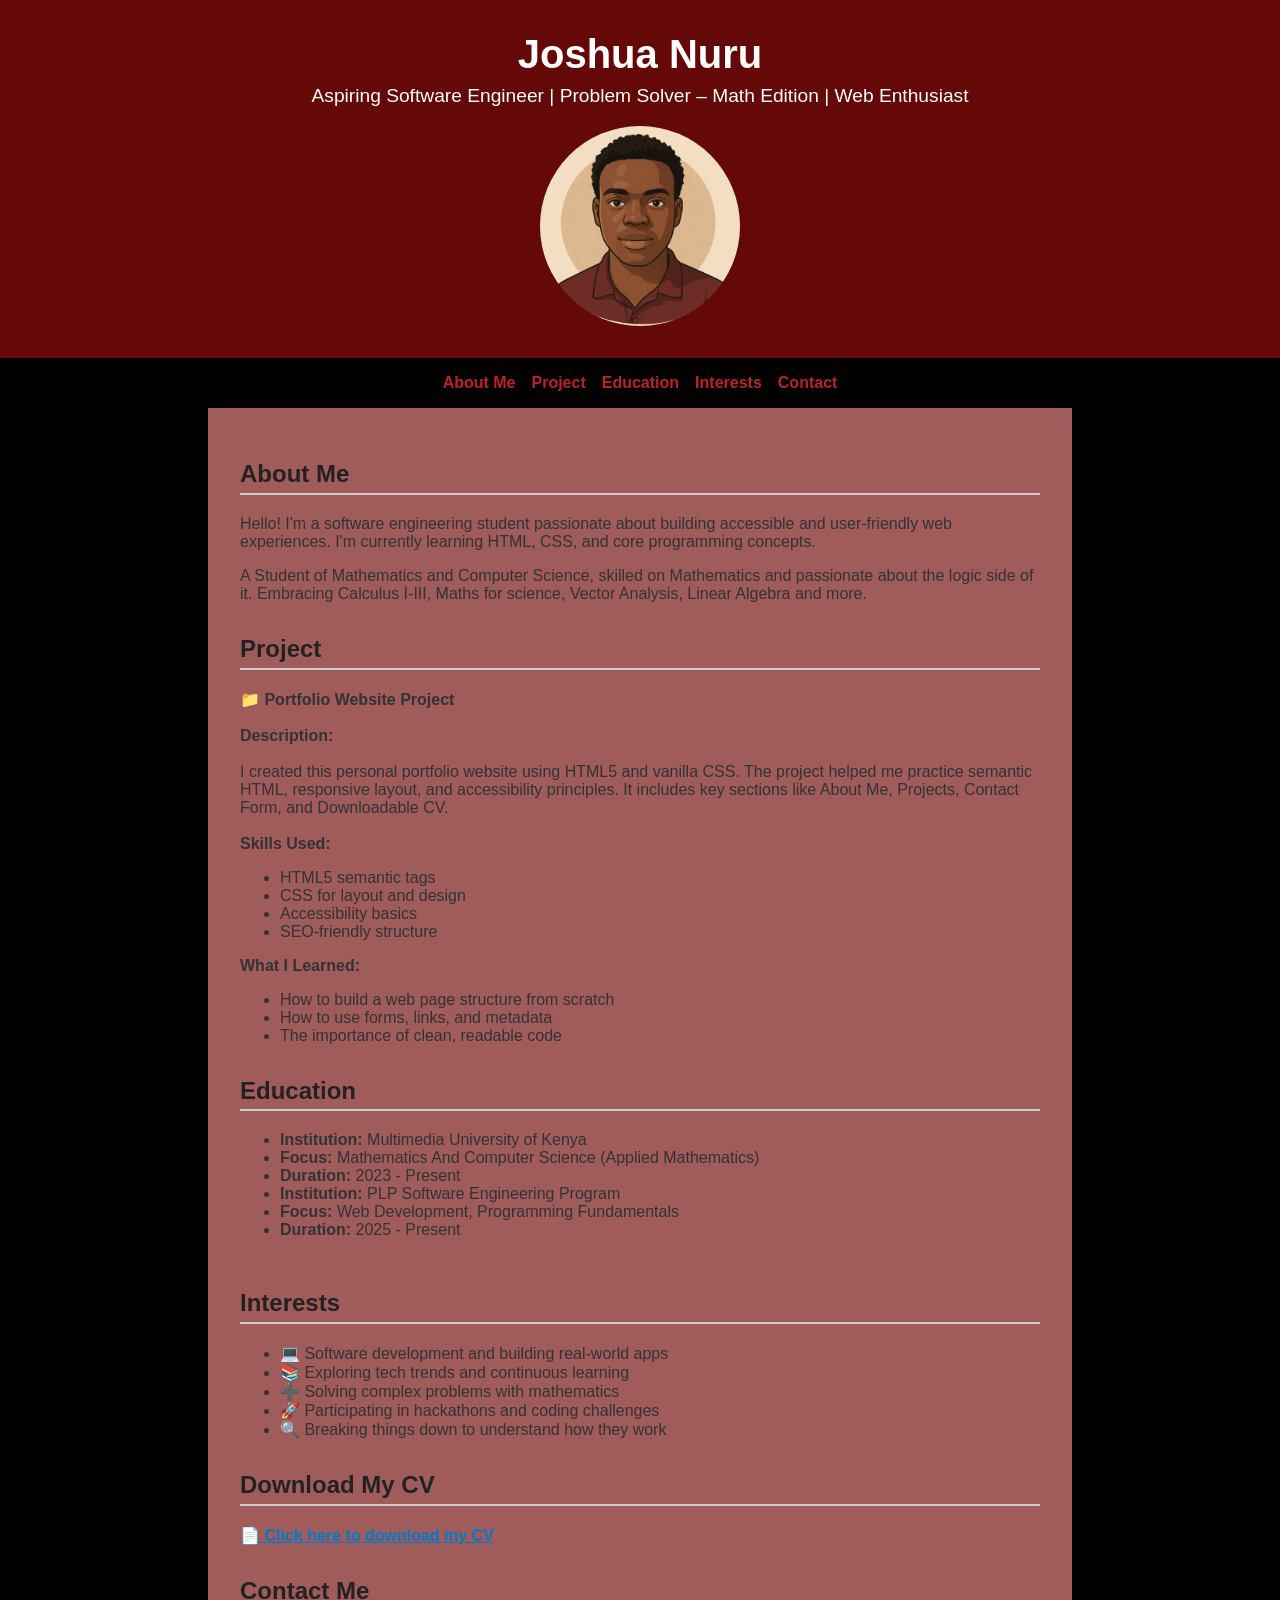
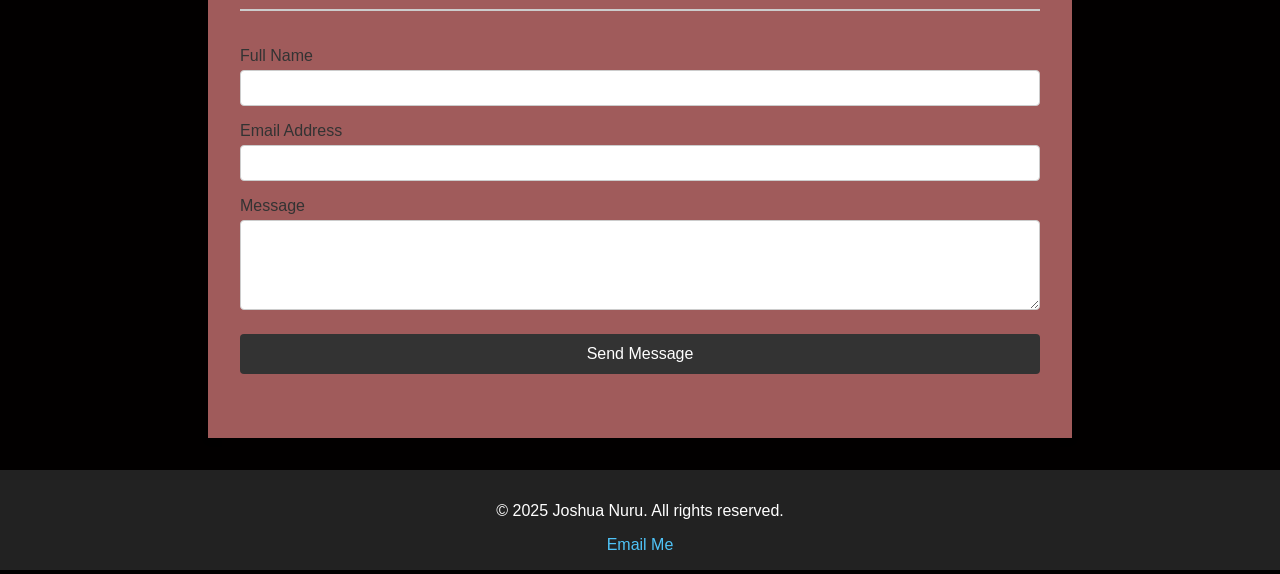
<file: index.html>
<!-- <!DOCTYPE html>
<html lang="en">
<head>
  <meta charset="UTF-8" />
  <meta name="viewport" content="width=device-width, initial-scale=1.0"/>
  <meta name="description" content="Personal Portfolio of a Software Engineering Student showcasing projects, background, and contact info."/>
  <title>My Portfolio</title>
  <link rel="stylesheet" href="style.css" />
</head>
<body>

  <header>
    <h1>Joshua Nuru</h1>
    <p>Aspiring Software Engineer | Problem Solver – Math Edition | Web Enthusiast</p>
    <img src="profile.jpg.png" alt="Profile picture" width="200" style="border-radius: 50%; display: block; margin: 0 auto;" />

  </header>

  <nav>
    <ul>
      <li><a href="#about">About Me</a></li>
      <li><a href="#project">Project</a></li>
      <li><a href="#education">Education</a></li>
      <li><a href="#contact">Contact</a></li>
    </ul>
  </nav>

  <main>
    <section id="about">
      <h2>About Me</h2>
      <p>Hello! I'm a software engineering student passionate about building accessible and user-friendly web experiences. I'm currently learning HTML, CSS, and core programming concepts.</p>
      <p>A Student of Mathematics and Computer Science, skilled on Mathematics and passionate about the logic side of it. Embracing Calculus I-III, Maths for science, Vector Analysis, Linear Algebra and more.</p>
    </section>

    <section id="project">
      <h2>Project</h2>
      <p><strong>📁 Portfolio Website Project</strong> <br>
        <br>
    <strong>Description:</strong> <br>

    <br>
    I created this personal portfolio website using HTML5 and vanilla CSS. The project helped me practice semantic HTML, responsive layout, and accessibility principles. It includes key sections like About Me, Projects, Contact Form, and Downloadable CV.
     <br>
        
    <br><strong>Skills Used:</strong> <br>

    <br>
    <ol>
        <li>HTML5 semantic tags</li>
        <li> CSS for layout and design</li>
        <li>Accessibility basics </li>
    </ol> 

    CSS for layout and design 

    
    SEO-friendly structure 
    <br>

   <strong> What I Learned:</strong> <br>

   <br>

    How to build a web page structure from scratch <br>

    How to use forms, links, and metadata <br>

    The importance of clean, readable code <br>

</p>
    </section>

    <section id="education">
      <h2>Education</h2>
      <ul>
        <li><strong>Institution:</strong> PLP Software Engineering Program</li>
        <li><strong>Focus:</strong> Web Development, Programming Fundamentals</li>
        <li><strong>Duration:</strong> 2025 - Present</li>
      </ul>

    </section>

    <section id="cv">
  <h2>Download My CV</h2>
  <p>
    <a href="cv.html" download style="font-weight: bold; color: #007acc;">📄 Click here to download my CV</a>
  </p>
    </section>


    <section id="contact">
      <h2>Contact Me</h2>
      <form action="#" method="post">
        <label for="name">Full Name</label>
        <input type="text" id="name" name="name" required />

        <label for="email">Email Address</label>
        <input type="email" id="email" name="email" required />

        <label for="message">Message</label>
        <textarea id="message" name="message" rows="4" required></textarea>

        <button type="submit">Send Message</button>
      </form>
    </section>
  </main>

  <footer>
    <p>&copy; 2025 Joshua Nuru. All rights reserved.</p>
    <a href="mailto:youremail@example.com">Email Me</a>
  </footer>

</body>
</html> -->
<!DOCTYPE html>
<html lang="en">
<head>
  <meta charset="UTF-8" />
  <meta name="viewport" content="width=device-width, initial-scale=1.0" />
  <meta name="description" content="Personal Portfolio of a Software Engineering Student showcasing projects, background, and contact info." />
  <title>My Portfolio</title>
  <link rel="stylesheet" href="style.css" />
</head>
<body>

  <header>
    <h1>Joshua Nuru</h1>
    <p>Aspiring Software Engineer | Problem Solver – Math Edition | Web Enthusiast</p>
    <img src="profile.jpg.png" alt="Profile picture" width="200" style="border-radius: 50%; display: block; margin: 0 auto;" />
  </header>

  <nav>
    <ul>
      <li><a href="#about">About Me</a></li>
      <li><a href="#project">Project</a></li>
      <li><a href="#education">Education</a></li>
      <li><a href="#interests">Interests</a></li>
      <li><a href="#contact">Contact</a></li>
    </ul>
  </nav>

  <main>

    <section id="about">
      <h2>About Me</h2>
      <p>Hello! I'm a software engineering student passionate about building accessible and user-friendly web experiences. I'm currently learning HTML, CSS, and core programming concepts.</p>
      <p>A Student of Mathematics and Computer Science, skilled on Mathematics and passionate about the logic side of it. Embracing Calculus I-III, Maths for science, Vector Analysis, Linear Algebra and more.</p>
    </section>

    <section id="project">
      <h2>Project</h2>
      <p>
        <strong>📁 Portfolio Website Project</strong><br><br>

        <strong>Description:</strong><br><br>
        I created this personal portfolio website using HTML5 and vanilla CSS. The project helped me practice semantic HTML, responsive layout, and accessibility principles. It includes key sections like About Me, Projects, Contact Form, and Downloadable CV.<br><br>

        <strong>Skills Used:</strong><br>
        <ul>
          <li>HTML5 semantic tags</li>
          <li>CSS for layout and design</li>
          <li>Accessibility basics</li>
          <li>SEO-friendly structure</li>
        </ul>

        <strong>What I Learned:</strong><br>
        <ul>
            <li>How to build a web page structure from scratch</li>
            <li>How to use forms, links, and metadata</li>
            <li>The importance of clean, readable code</li>
        </ul>
        
      </p>
    </section>

    <section id="education">
      <h2>Education</h2>
      <ul>
        <li><strong>Institution:</strong> Multimedia University of Kenya</li>
        <li><strong>Focus:</strong> Mathematics And Computer Science (Applied Mathematics)</li>
        <li><strong>Duration:</strong> 2023 - Present</li>
        <li><strong>Institution:</strong> PLP Software Engineering Program</li>
        <li><strong>Focus:</strong> Web Development, Programming Fundamentals</li>
        <li><strong>Duration:</strong> 2025 - Present</li> <br>
      </ul>
    </section>

  <section id="interests">
    <h2>Interests</h2>
    <ul>
      <li>💻 Software development and building real-world apps</li>
      <li>📚 Exploring tech trends and continuous learning</li>
      <li>➕ Solving complex problems with mathematics</li>
      <li>🚀 Participating in hackathons and coding challenges</li>
      <li>🔍 Breaking things down to understand how they work</li>
    </ul>
  </section>


    <section id="cv">
      <h2>Download My CV</h2>
      <p>
        <a href="cv.html" download style="font-weight: bold; color: #007acc;">📄 Click here to download my CV</a>
      </p>
    </section>

    <section id="contact">
      <h2>Contact Me</h2>
      <form action="#" method="post">
        <label for="name">Full Name</label>
        <input type="text" id="name" name="name" required />

        <label for="email">Email Address</label>
        <input type="email" id="email" name="email" required />

        <label for="message">Message</label>
        <textarea id="message" name="message" rows="4" required></textarea>

        <button type="submit">Send Message</button>
      </form>
    </section>

  </main>

  <footer>
    <p>&copy; 2025 Joshua Nuru. All rights reserved.</p>
    <a href="mailto:nurujoshua724@gmail.com">Email Me</a>
  </footer>

</body>
</html>
</file>
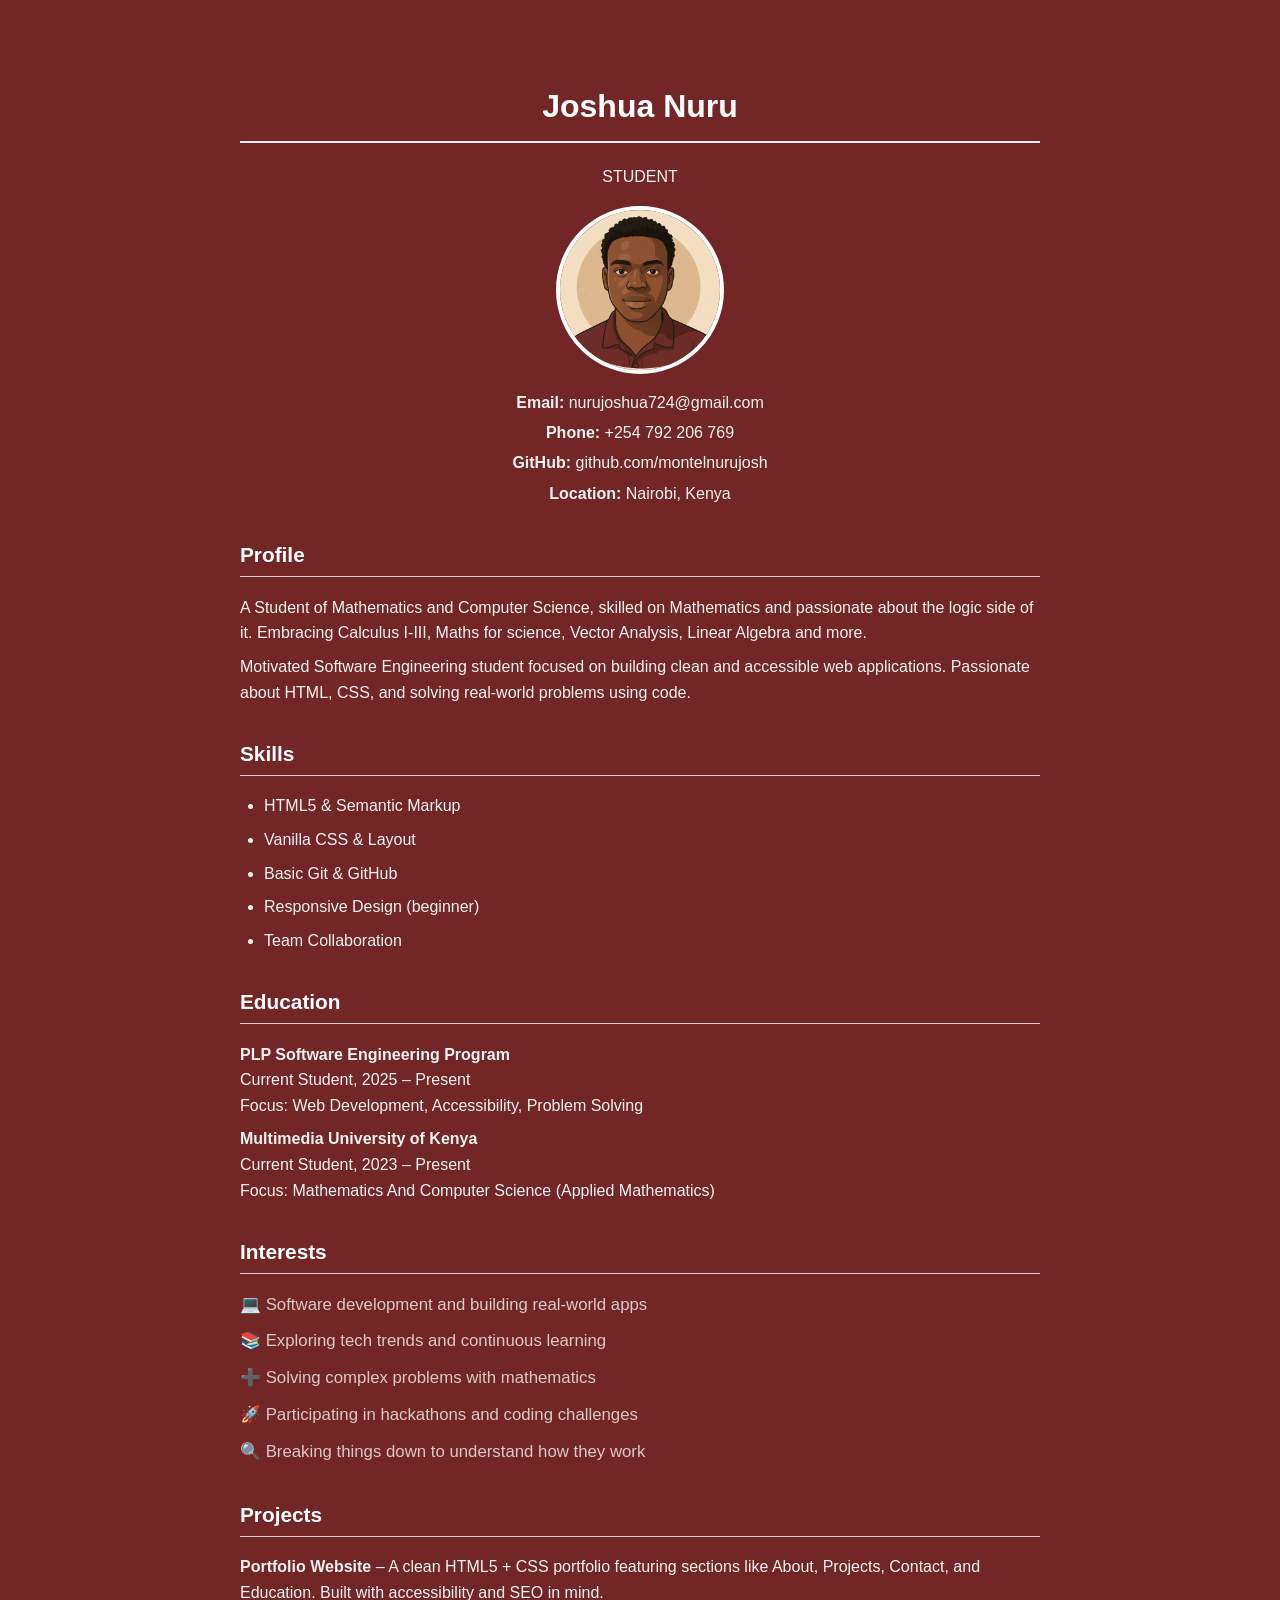
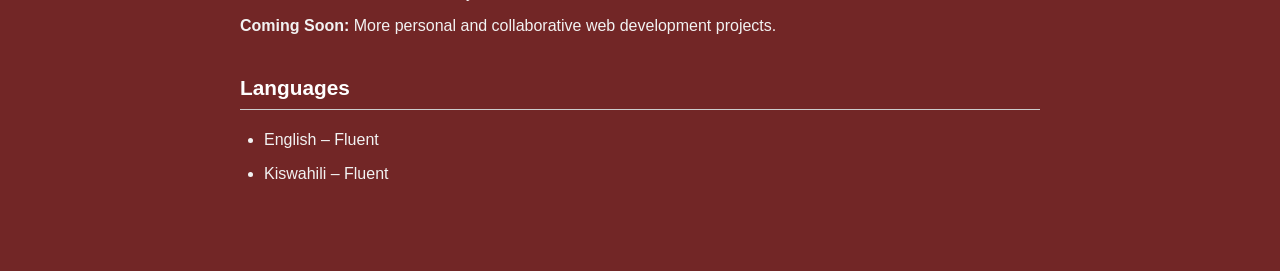
<file: cv.html>
<!DOCTYPE html>
<html lang="en">
<head>
  <meta charset="UTF-8" />
  <meta name="viewport" content="width=device-width, initial-scale=1.0" />
  <title>Joshua Nuru - CV</title>
  <style>
    body {
      font-family: 'Arial', sans-serif;
      margin: 40px auto;
      max-width: 800px;
      color: #f2f2f2;
      background: #722626;
      padding: 20px;
      line-height: 1.6;
    }

    .section.interests {
      margin-top: 40px;
      padding: 20px;
      background-color: #f4f4f4;
      border-radius: 12px;
      box-shadow: 0 2px 8px rgba(0,0,0,0.05);
    }

  .section-title {
      font-size: 1.6rem;
      margin-bottom: 15px;
      color: #222;
    }

  .interest-item {
      margin-bottom: 10px;
      font-size: 1.05rem;
      color: #dbc8c8;
    }


    h1, h2 {
      color: #fff;
    }

    h1 {
      font-size: 2rem;
      border-bottom: 2px solid #f2f2f2;
      padding-bottom: 0.5rem;
      text-align: center;
    }

    h2 {
      font-size: 1.3rem;
      margin-top: 2rem;
      border-bottom: 1px solid #ccc;
      padding-bottom: 0.3rem;
    }

    p, li {
      margin: 0.5rem 0;
    }

    ul {
      padding-left: 1.5rem;
    }

    .section {
      margin-bottom: 1.5rem;
    }

    .contact-info {
      text-align: center;
      margin-bottom: 2rem;
    }

    .contact-info p {
      margin: 0.3rem 0;
    }

    .highlight {
      font-weight: bold;
    }

    img {
      display: block;
      margin: 1rem auto;
      border-radius: 50%;
      width: 160px;
      border: 4px solid #fff;
    }

    @media print {
      body {
        color: #000;
        background: none;
      }

      h1, h2 {
        color: #000;
      }

      img {
        display: none;
      }
    }
  </style>
</head>
<body>

  <header>
    <h1>Joshua Nuru</h1>
    <p style="text-align: center;">STUDENT</p>
    <img src="profile.jpg.png" alt="Profile picture" />
  </header>

  <div class="contact-info">
    <p><strong>Email:</strong> nurujoshua724@gmail.com</p>
    <p><strong>Phone:</strong> +254 792 206 769</p>
    <p><strong>GitHub:</strong> github.com/montelnurujosh</p>
    <p><strong>Location:</strong> Nairobi, Kenya</p>
  </div>

  <div class="section">
    <h2>Profile</h2>
    <p>A Student of Mathematics and Computer Science, skilled on Mathematics and passionate about the logic side of it. Embracing Calculus I-III, Maths for science, Vector Analysis, Linear Algebra and more.</p>
    <p>Motivated Software Engineering student focused on building clean and accessible web applications. Passionate about HTML, CSS, and solving real-world problems using code.</p>
  </div>

  <div class="section">
    <h2>Skills</h2>
    <ul>
      <li>HTML5 & Semantic Markup</li>
      <li>Vanilla CSS & Layout</li>
      <li>Basic Git & GitHub</li>
      <li>Responsive Design (beginner)</li>
      <li>Team Collaboration</li>
    </ul>
  </div>

  <div class="section">
    <h2>Education</h2>
    <p><span class="highlight">PLP Software Engineering Program</span><br />
    Current Student, 2025 – Present<br />
    Focus: Web Development, Accessibility, Problem Solving</p>

    <p><span class="highlight">Multimedia University of Kenya</span><br />
    Current Student, 2023 – Present<br />
    Focus: Mathematics And Computer Science (Applied Mathematics)</p>
  </div>

  <div class="interests">
  <h2>Interests</h2>
  <div class="interest-item">💻 Software development and building real-world apps</div>
  <div class="interest-item">📚 Exploring tech trends and continuous learning</div>
  <div class="interest-item">➕ Solving complex problems with mathematics</div>
  <div class="interest-item">🚀 Participating in hackathons and coding challenges</div>
  <div class="interest-item">🔍 Breaking things down to understand how they work</div>
</div>


  <div class="section">
    <h2>Projects</h2>
    <p><strong>Portfolio Website</strong> – A clean HTML5 + CSS portfolio featuring sections like About, Projects, Contact, and Education. Built with accessibility and SEO in mind.</p>
    <p><strong>Coming Soon:</strong> More personal and collaborative web development projects.</p>
  </div>

  <div class="section">
    <h2>Languages</h2>
    <ul>
      <li>English – Fluent</li>
      <li>Kiswahili – Fluent</li>
    </ul>
  </div>

</body>
</html>
</file>
<file: style.css>
/* style.css */

body {
  font-family: Arial, sans-serif;
  margin: 0;
  padding: 0;
  background-color: #020000;
  color: #333;
}

header {
  background-color: #640808;
  color: #fff;
  padding: 2rem 1rem;
  text-align: center;
}

header h1 {
  margin: 0;
  font-size: 2.5rem;
}

header p {
  margin-top: 0.5rem;
  font-size: 1.2rem;
}

nav ul {
  list-style: none;
  padding: 0;
  display: flex;
  justify-content: center;
  margin-top: 1rem;
  gap: 1rem;
}

nav a {
  color: #b92525;
  text-decoration: none;
  font-weight: bold;
}

main {
  padding: 2rem;
  max-width: 800px;
  margin: auto;
  background: rgb(160, 91, 91);
  box-shadow: 0 2px 8px rgba(0, 0, 0, 0.1);
}

section {
  margin-bottom: 2rem;
}

h2 {
  color: #222;
  border-bottom: 2px solid #ccc;
  padding-bottom: 0.3rem;
}

form {
  display: flex;
  flex-direction: column;
}

label {
  margin-top: 1rem;
}

input,
textarea {
  padding: 0.5rem;
  margin-top: 0.3rem;
  border: 1px solid #ccc;
  border-radius: 4px;
  font-size: 1rem;
}

button {
  margin-top: 1.5rem;
  padding: 0.7rem;
  border: none;
  background-color: #333;
  color: white;
  font-size: 1rem;
  cursor: pointer;
  border-radius: 4px;
}

button:hover {
  background-color: #555;
}

footer {
  text-align: center;
  padding: 1rem;
  background-color: #222;
  color: #fff;
  margin-top: 2rem;
}

footer a {
  color: #4fc3f7;
  text-decoration: none;
  display: block;
  margin-top: 0.5rem;
}
</file>
